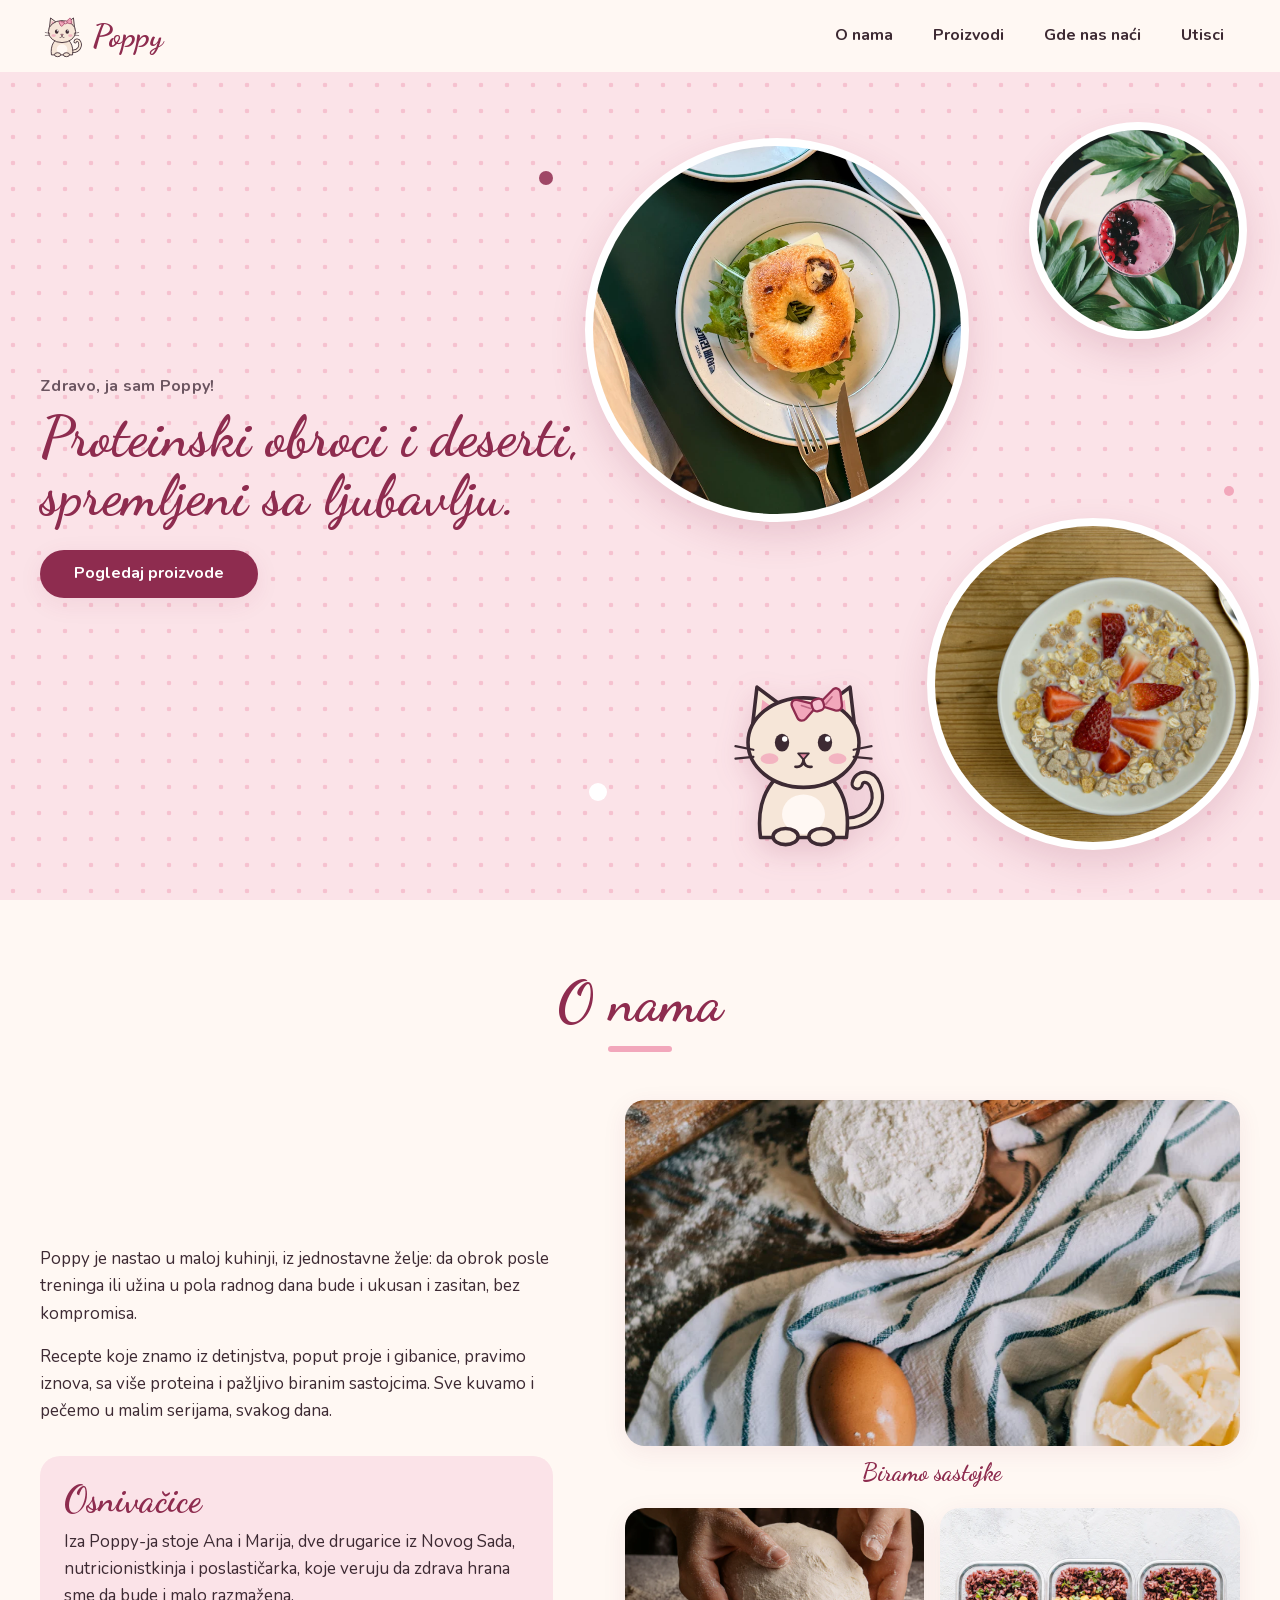
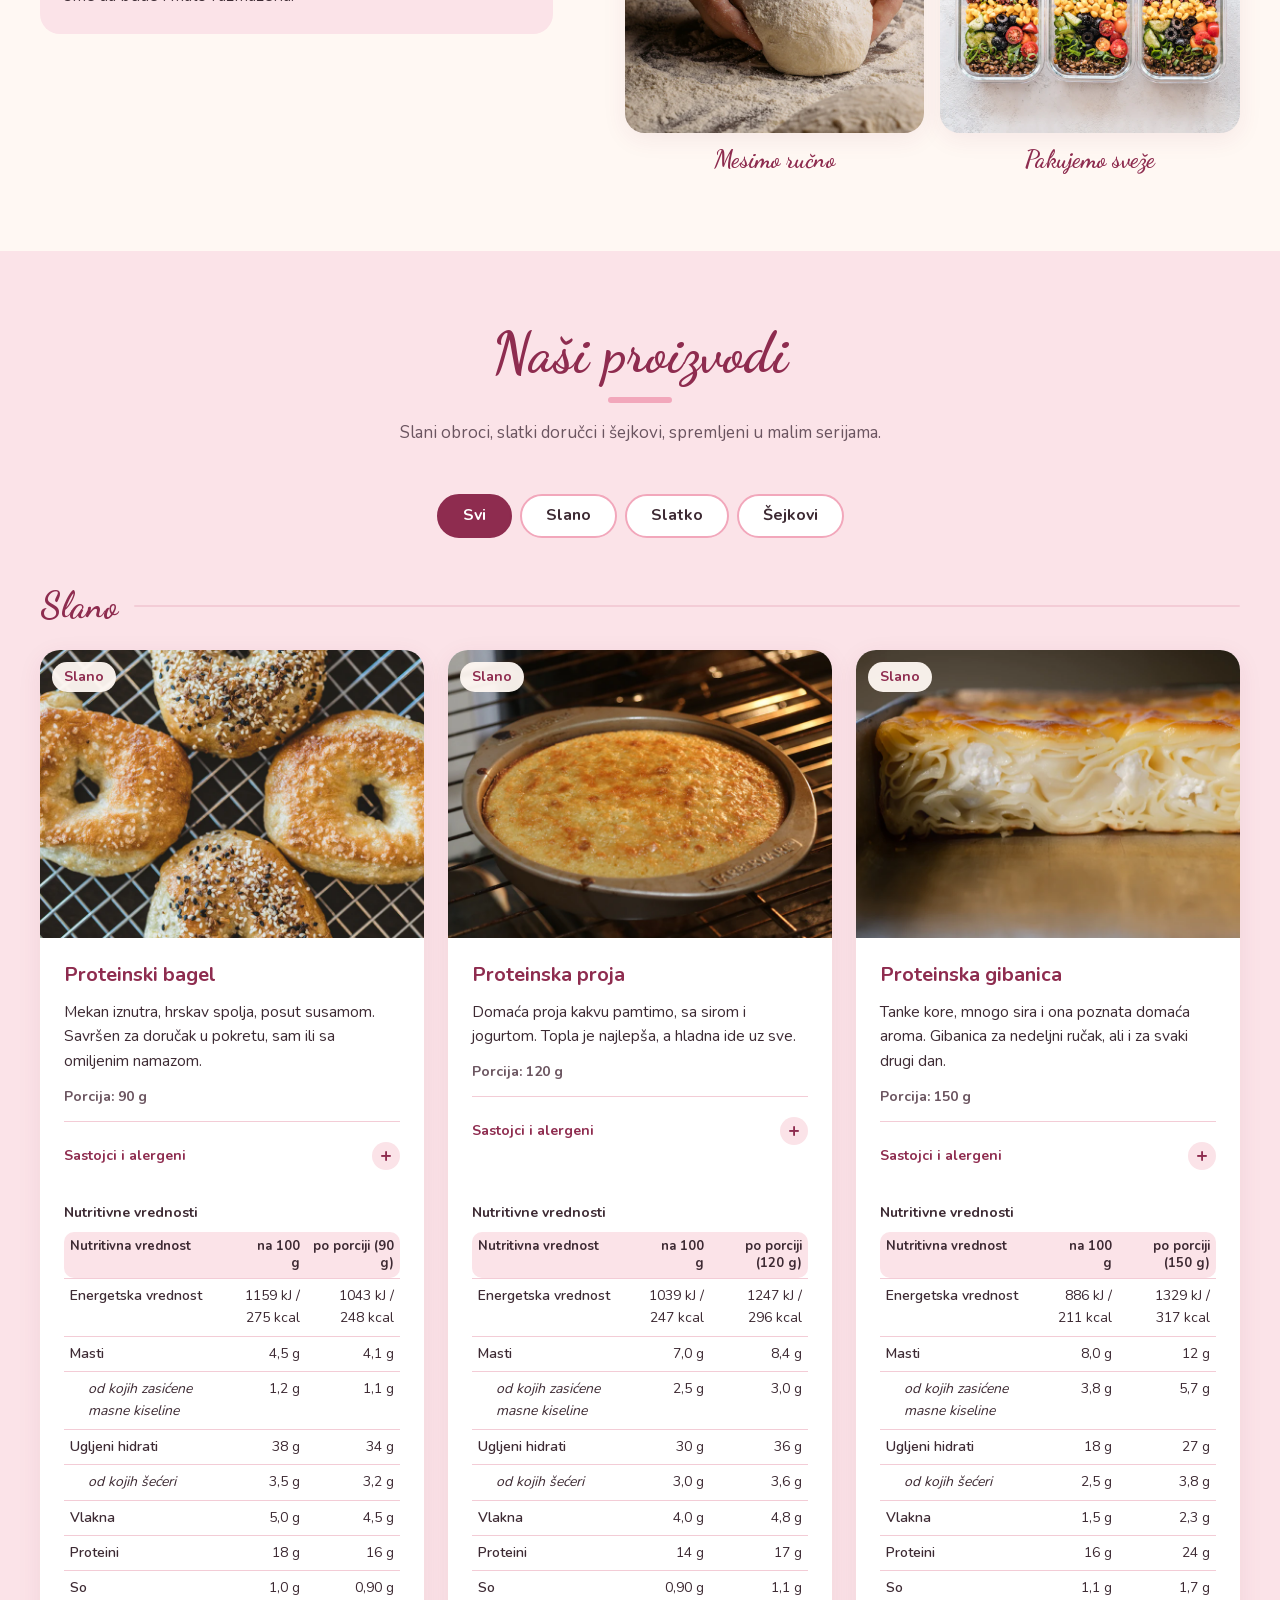
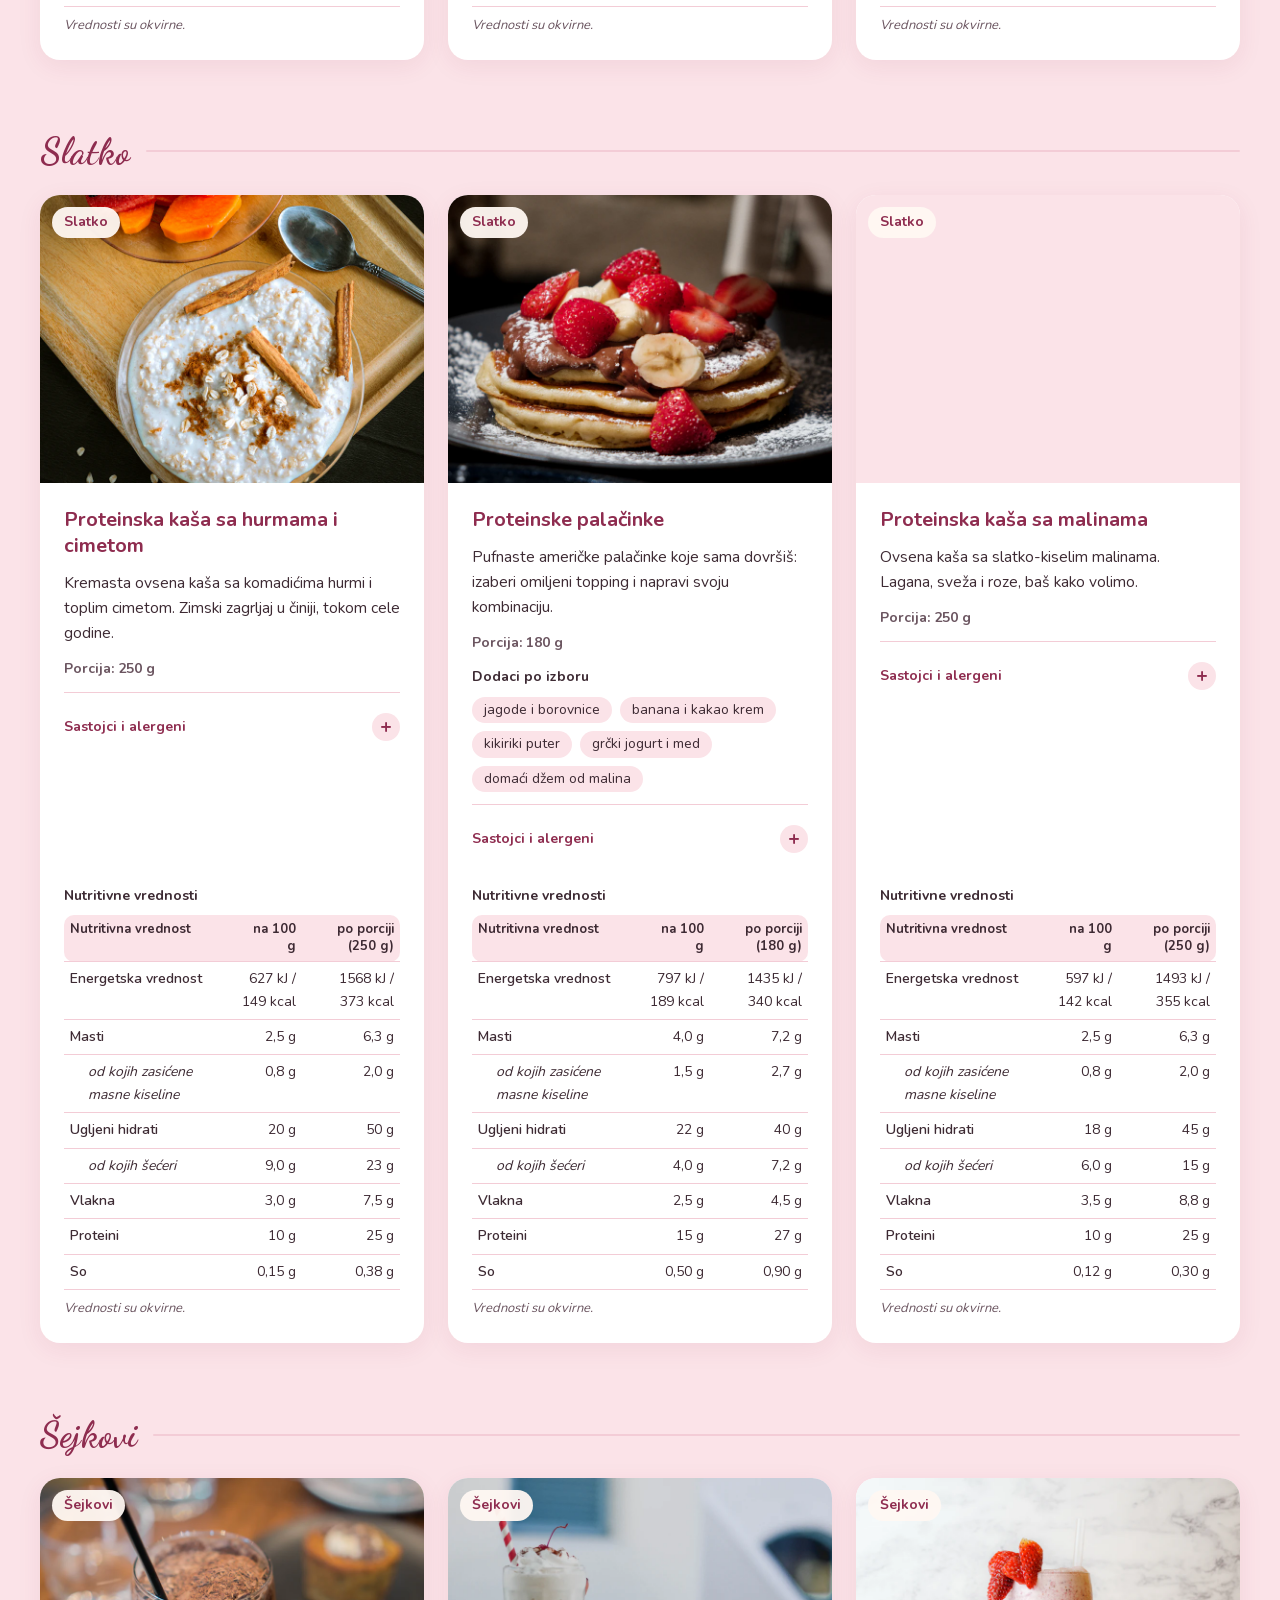
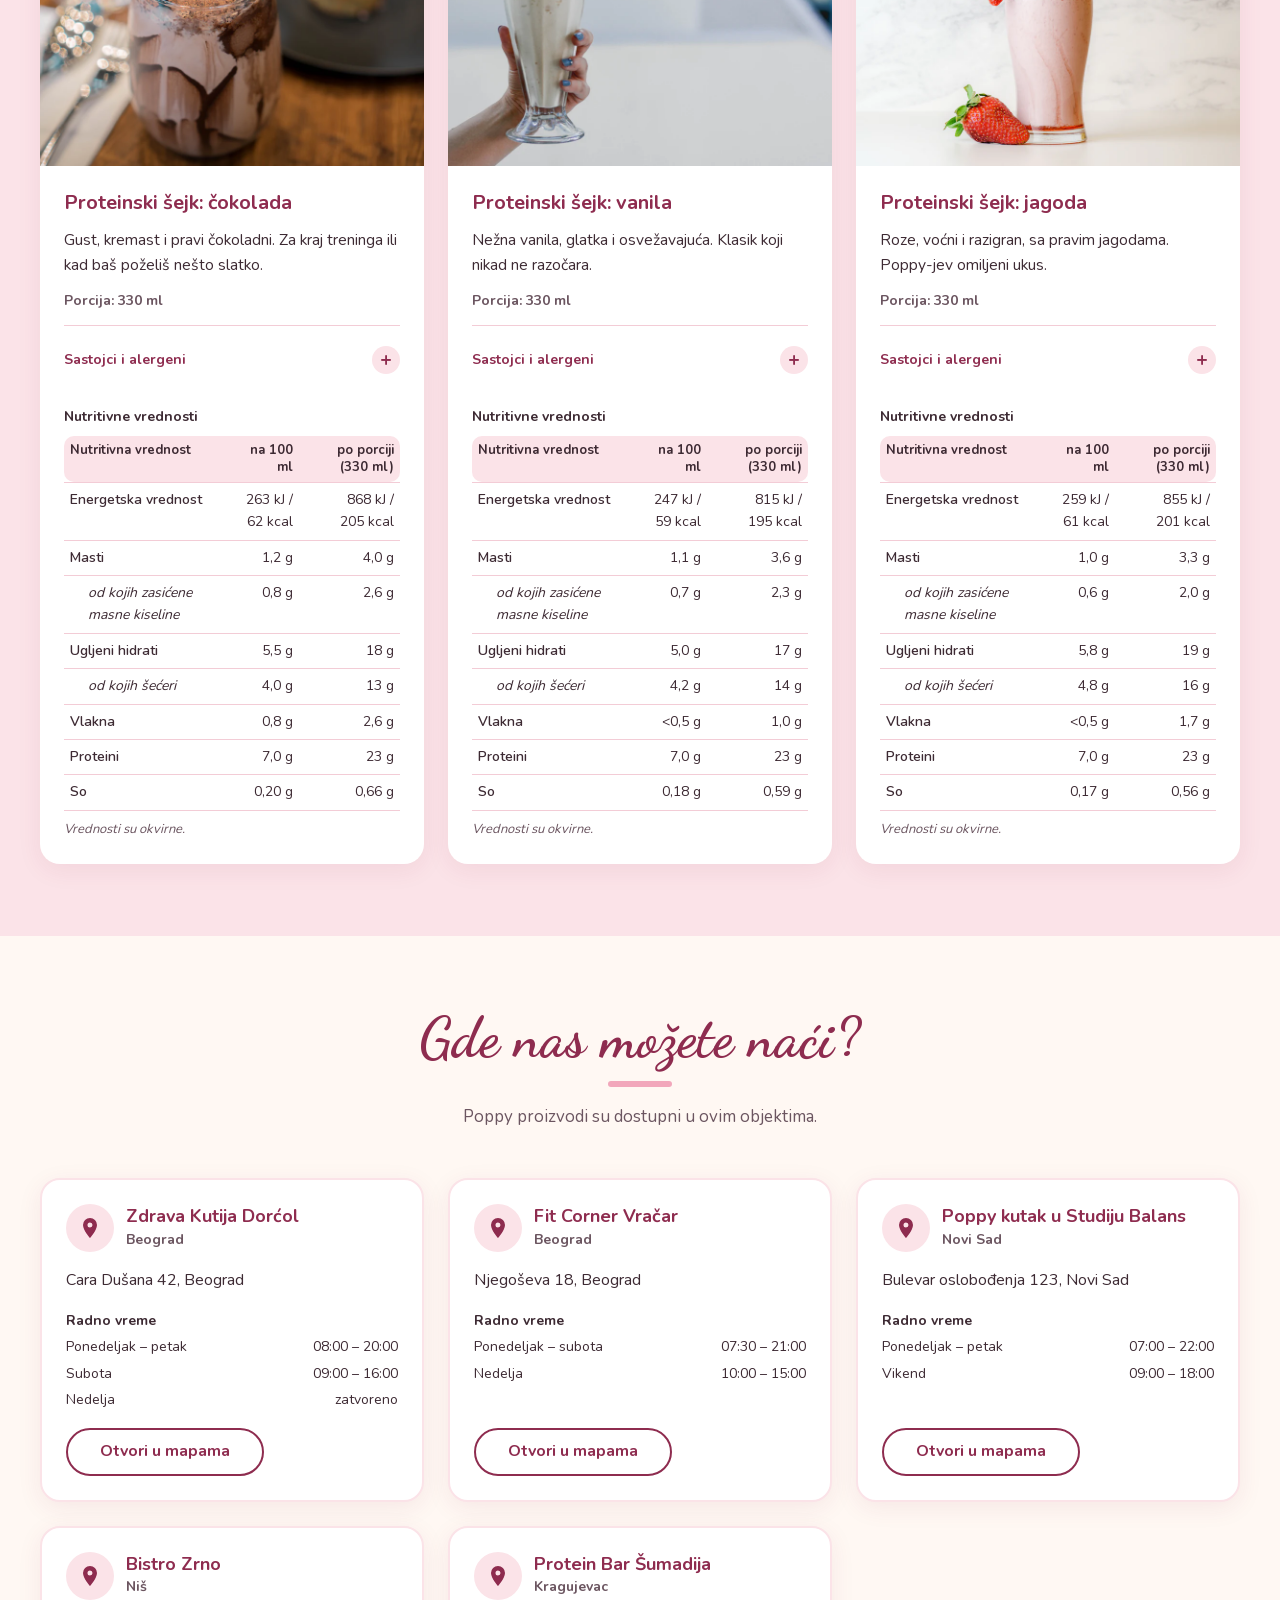
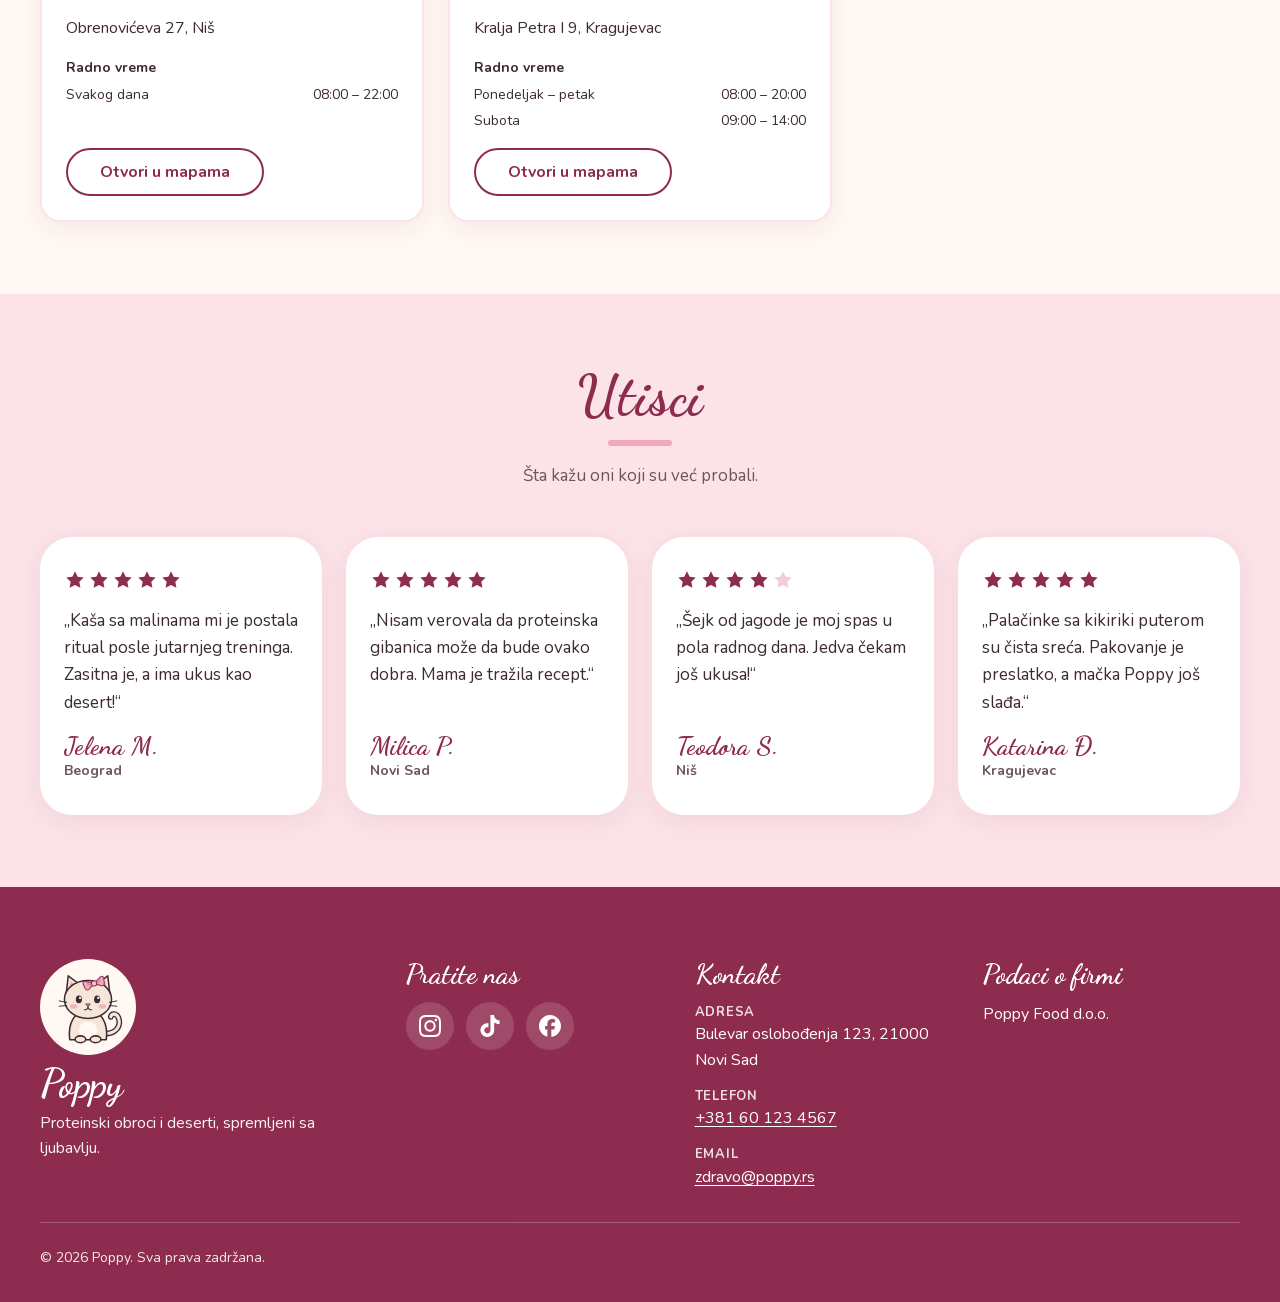
<file: index.html>
<!doctype html>
<html lang="sr">
<head>
  <meta charset="utf-8">
  <meta name="viewport" content="width=device-width, initial-scale=1">

  <!--
    SEO i deljenje na mrežama.
    Ovi tagovi su namerno u HTML-u (a ne u config-u): Facebook, Instagram, TikTok i Google
    ih čitaju bez pokretanja JavaScript-a. Vidi README, odeljak "SEO i deljenje".
  -->
  <title>Poppy · Proteinski obroci i deserti</title>
  <meta name="description" content="Poppy pravi proteinske obroke, deserte i šejkove: bagel, proju, gibanicu, kaše, palačinke i šejkove. Pogledaj proizvode i pronađi gde se mogu kupiti.">
  <meta name="theme-color" content="#FBE3E8">

  <!-- ZAMENI DOMEN: zameni https://www.poppy.rs pravim domenom (4 mesta u ovom bloku) -->
  <link rel="canonical" href="https://www.poppy.rs/">
  <meta property="og:type" content="website">
  <meta property="og:site_name" content="Poppy">
  <meta property="og:locale" content="sr_RS">
  <meta property="og:title" content="Poppy · Proteinski obroci i deserti">
  <meta property="og:description" content="Slani obroci, slatki doručci i šejkovi, spremljeni u malim serijama. Upoznaj Poppy!">
  <meta property="og:url" content="https://www.poppy.rs/">
  <meta property="og:image" content="https://www.poppy.rs/assets/images/og-image.jpg">
  <meta property="og:image:width" content="1200">
  <meta property="og:image:height" content="630">
  <meta property="og:image:alt" content="Poppy maskota, mačka sa roze mašnicom, pored bagela, kaše i šejka">
  <meta name="twitter:card" content="summary_large_image">
  <meta name="twitter:title" content="Poppy · Proteinski obroci i deserti">
  <meta name="twitter:description" content="Slani obroci, slatki doručci i šejkovi, spremljeni u malim serijama. Upoznaj Poppy!">
  <meta name="twitter:image" content="https://www.poppy.rs/assets/images/og-image.jpg">
  <!-- /ZAMENI DOMEN -->

  <!-- Favicon je ista datoteka kao maskota: zamenom poppy.svg menja se i favicon -->
  <link rel="icon" type="image/svg+xml" href="assets/mascot/poppy.svg">

  <link rel="stylesheet" href="css/fonts.css">
  <link rel="stylesheet" href="css/variables.css">
  <link rel="stylesheet" href="css/main.css">
</head>
<body>
  <a class="skip-link" href="#main" data-i18n="a11y.skipToContent">Preskoči na sadržaj</a>

  <header class="site-header">
    <div class="container site-header__inner">
      <a class="logo" href="#pocetna" data-i18n-attr="aria-label:a11y.home">
        <span class="mascot logo__mascot"><img class="mascot__img" src="assets/mascot/poppy.svg" alt="" width="44" height="44"></span>
        <span class="logo__text">Poppy</span>
      </a>

      <button id="nav-toggle" class="nav-toggle" type="button" aria-expanded="false" aria-controls="nav-menu" data-i18n-attr="aria-label:a11y.menuOpen">
        <span class="nav-toggle__bar" aria-hidden="true"></span>
      </button>

      <nav id="nav-menu" class="nav" data-i18n-attr="aria-label:a11y.mainNav">
        <ul class="nav__list" role="list">
          <li><a class="nav__link" href="#o-nama" data-i18n="nav.about"></a></li>
          <li><a class="nav__link" href="#proizvodi" data-i18n="nav.products"></a></li>
          <li><a class="nav__link" href="#lokacije" data-i18n="nav.locations"></a></li>
          <li><a class="nav__link" href="#utisci" data-i18n="nav.testimonials"></a></li>
        </ul>
        <!-- Mesto za izbor jezika: prikazuje se automatski kad u config/site.js postoji više jezika -->
        <div id="lang-switch" class="lang-switch" role="group" data-i18n-attr="aria-label:a11y.language" hidden></div>
      </nav>
    </div>
  </header>

  <main id="main" tabindex="-1">
    <noscript><p class="noscript">Za prikaz sadržaja potrebno je da JavaScript bude uključen u pretraživaču.</p></noscript>

    <!-- Sadržaj svih sekcija se generiše iz config/*.js pomoću js/render.js -->
    <section id="pocetna" class="hero"><div id="hero-root" class="hero__inner"></div></section>
    <section id="o-nama" class="section section--about" aria-labelledby="about-title"><div id="about-root"></div></section>
    <section id="proizvodi" class="section section--products" aria-labelledby="products-title"><div id="products-root"></div></section>
    <section id="lokacije" class="section section--locations" aria-labelledby="locations-title"><div id="locations-root"></div></section>
    <section id="utisci" class="section section--testimonials" aria-labelledby="testimonials-title"><div id="testimonials-root"></div></section>
  </main>

  <footer class="site-footer" id="footer-root"></footer>

  <!-- Redosled je bitan: config → prevodi → logika. Novi jezik: dodaj njegov fajl odmah posle sr.js. -->
  <script src="config/site.js"></script>
  <script src="config/products.js"></script>
  <script src="config/locations.js"></script>
  <script src="config/testimonials.js"></script>
  <script src="i18n/sr.js"></script>
  <script src="js/i18n.js"></script>
  <script src="js/nutrition.js"></script>
  <script src="js/render.js"></script>
  <script src="js/main.js"></script>
</body>
</html>
</file>
<file: css/fonts.css>
/*
  Lokalni fontovi (SIL Open Font License), preuzeti sa Google Fonts.
  Svaki font ima dva podskupa: "latin" i "latin-ext" (latin-ext sadrži š, đ, č, ć, ž i velika slova Š, Đ, Č, Ć, Ž).
  Oba su varijabilni fontovi, pa jedan fajl pokriva sve debljine iz font-weight opsega.
*/

/* Dancing Script: script font, samo za naslove i akcente */
@font-face {
  font-family: "Dancing Script";
  font-style: normal;
  font-weight: 600 700;
  font-display: swap;
  src: url("../assets/fonts/dancing-script-latin-ext.woff2") format("woff2");
  unicode-range: U+0100-02BA, U+02BD-02C5, U+02C7-02CC, U+02CE-02D7, U+02DD-02FF, U+0304, U+0308, U+0329, U+1D00-1DBF, U+1E00-1E9F, U+1EF2-1EFF, U+2020, U+20A0-20AB, U+20AD-20C0, U+2113, U+2C60-2C7F, U+A720-A7FF;
}
@font-face {
  font-family: "Dancing Script";
  font-style: normal;
  font-weight: 600 700;
  font-display: swap;
  src: url("../assets/fonts/dancing-script-latin.woff2") format("woff2");
  unicode-range: U+0000-00FF, U+0131, U+0152-0153, U+02BB-02BC, U+02C6, U+02DA, U+02DC, U+0304, U+0308, U+0329, U+2000-206F, U+20AC, U+2122, U+2191, U+2193, U+2212, U+2215, U+FEFF, U+FFFD;
}

/* Nunito: tekst, dugmad i nutritivne tabele */
@font-face {
  font-family: "Nunito";
  font-style: normal;
  font-weight: 400 700;
  font-display: swap;
  src: url("../assets/fonts/nunito-latin-ext.woff2") format("woff2");
  unicode-range: U+0100-02BA, U+02BD-02C5, U+02C7-02CC, U+02CE-02D7, U+02DD-02FF, U+0304, U+0308, U+0329, U+1D00-1DBF, U+1E00-1E9F, U+1EF2-1EFF, U+2020, U+20A0-20AB, U+20AD-20C0, U+2113, U+2C60-2C7F, U+A720-A7FF;
}
@font-face {
  font-family: "Nunito";
  font-style: normal;
  font-weight: 400 700;
  font-display: swap;
  src: url("../assets/fonts/nunito-latin.woff2") format("woff2");
  unicode-range: U+0000-00FF, U+0131, U+0152-0153, U+02BB-02BC, U+02C6, U+02DA, U+02DC, U+0304, U+0308, U+0329, U+2000-206F, U+20AC, U+2122, U+2191, U+2193, U+2212, U+2215, U+FEFF, U+FFFD;
}
</file>
<file: css/variables.css>
/*
  POPPY: dizajn tokeni.
  Ovo je JEDINO mesto gde se definišu boje, fontovi, radijusi, senke i razmaci.
  Za promenu palete izmeni vrednosti u prvom bloku; ostatak sajta koristi semantičke tokene ispod.
*/
:root {
  /* ---- Paleta brenda ---- */
  --color-cream: #FFF8F3;      /* pozadina stranice */
  --color-blush: #FBE3E8;      /* kartice, pozadine sekcija, pozadina dok se slika učitava */
  --color-rose: #F2A7BB;       /* dekoracije, mašna, ivice. NE koristiti za tekst (nedovoljan kontrast) */
  --color-raspberry: #8E2C4F;  /* tamni akcent: naslovi, linkovi, dugmad, fokus (7,7:1 na kremi) */
  --color-cocoa: #3D2A33;      /* osnovni tekst (>12:1 na kremi) */
  --color-white: #FFFFFF;

  /* ---- Semantički tokeni ---- */
  --bg: var(--color-cream);
  --surface: var(--color-white);
  --surface-soft: var(--color-blush);
  --text: var(--color-cocoa);
  --text-muted: #6B5560;       /* sekundarni tekst, ≈6,6:1 na kremi */
  --heading: var(--color-raspberry);
  --accent: var(--color-raspberry);
  --accent-hover: #74203F;
  --on-accent: var(--color-white);
  --decor: var(--color-rose);
  --border: #F3CCD6;
  --focus: var(--color-raspberry);

  /* ---- Tipografija ---- */
  --font-script: "Dancing Script", "Brush Script MT", cursive;
  --font-sans: "Nunito", system-ui, -apple-system, "Segoe UI", Roboto, sans-serif;
  --fs-body: 1rem;
  --fs-small: 0.875rem;
  --fs-h1: clamp(2.75rem, 8vw + 0.5rem, 5rem);
  --fs-h2: clamp(2.25rem, 5vw + 0.5rem, 3.5rem);
  --fs-h3: clamp(1.75rem, 3vw + 0.5rem, 2.25rem);
  --lh-body: 1.6;

  /* ---- Oblici i senke ---- */
  --radius-sm: 10px;
  --radius: 20px;
  --radius-lg: 32px;
  --radius-pill: 999px;
  --shadow-soft: 0 6px 24px rgba(142, 44, 79, 0.08);
  --shadow-lift: 0 14px 36px rgba(142, 44, 79, 0.16);

  /* ---- Razmaci i raspored ---- */
  --space-1: 0.25rem;
  --space-2: 0.5rem;
  --space-3: 0.75rem;
  --space-4: 1rem;
  --space-5: 1.5rem;
  --space-6: 2rem;
  --space-7: 3rem;
  --space-8: 4.5rem;
  --container: 1200px;
  --gutter: 16px;
  --header-h: 64px;

  /* ---- Animacije ---- */
  --ease: cubic-bezier(0.22, 1, 0.36, 1);
  --dur: 0.6s;
}

@media (min-width: 768px) {
  :root {
    --gutter: 32px;
    --header-h: 72px;
  }
}
</file>
<file: css/main.css>
/*
  POPPY: raspored i komponente.
  Mobile-first: osnovni stilovi su za telefon, a @media (min-width: ...) dodaju raspored za veće ekrane.
  Boje, fontovi, razmaci i senke su u css/variables.css.
*/

/* ================================================================
   Osnova
   ================================================================ */
*,
*::before,
*::after {
  box-sizing: border-box;
}

html {
  -webkit-text-size-adjust: 100%;
  text-size-adjust: 100%;
  scroll-padding-top: var(--header-h);
}

@media (prefers-reduced-motion: no-preference) {
  html {
    scroll-behavior: smooth;
  }
}

body {
  margin: 0;
  background: var(--bg);
  color: var(--text);
  font-family: var(--font-sans);
  font-size: var(--fs-body);
  line-height: var(--lh-body);
  -webkit-font-smoothing: antialiased;
  overflow-x: hidden;
}

img,
svg {
  display: block;
  max-width: 100%;
}

img {
  height: auto;
}

h1,
h2,
h3,
h4,
p,
figure,
blockquote,
dl,
dd {
  margin: 0;
}

ul[role="list"] {
  list-style: none;
  margin: 0;
  padding: 0;
}

a {
  color: var(--accent);
  text-underline-offset: 0.2em;
}

a:hover {
  color: var(--accent-hover);
}

button {
  font: inherit;
  color: inherit;
}

:focus-visible {
  outline: 3px solid var(--focus);
  outline-offset: 3px;
  border-radius: 6px;
}

main:focus {
  outline: none;
}

.container {
  width: 100%;
  max-width: calc(var(--container) + 2 * var(--gutter));
  margin-inline: auto;
  padding-inline: var(--gutter);
}

.visually-hidden {
  position: absolute !important;
  width: 1px;
  height: 1px;
  padding: 0;
  margin: -1px;
  overflow: hidden;
  clip: rect(0 0 0 0);
  white-space: nowrap;
  border: 0;
}

.skip-link {
  position: absolute;
  top: var(--space-2);
  left: var(--space-2);
  z-index: 100;
  padding: var(--space-3) var(--space-4);
  background: var(--accent);
  color: var(--on-accent);
  font-weight: 700;
  border-radius: var(--radius-sm);
  transform: translateY(-200%);
}

.skip-link:focus {
  transform: none;
  color: var(--on-accent);
}

.noscript {
  margin: var(--space-6) var(--gutter);
  padding: var(--space-5);
  background: var(--surface-soft);
  border-radius: var(--radius);
  text-align: center;
}

/* ================================================================
   Dugmad
   ================================================================ */
.btn {
  display: inline-flex;
  align-items: center;
  justify-content: center;
  gap: var(--space-2);
  min-height: 48px;
  padding: 0 var(--space-6);
  border: 2px solid transparent;
  border-radius: var(--radius-pill);
  font-weight: 700;
  font-size: 1rem;
  text-decoration: none;
  cursor: pointer;
  transition: background-color 0.25s ease, color 0.25s ease, transform 0.25s var(--ease), box-shadow 0.25s ease;
}

.btn--primary {
  background: var(--accent);
  color: var(--on-accent);
  box-shadow: var(--shadow-soft);
}

.btn--primary:hover {
  background: var(--accent-hover);
  color: var(--on-accent);
  box-shadow: var(--shadow-lift);
}

.btn--ghost {
  border-color: var(--accent);
  color: var(--accent);
  background: transparent;
}

.btn--ghost:hover {
  background: var(--surface-soft);
  color: var(--accent-hover);
}

@media (prefers-reduced-motion: no-preference) {
  .btn:hover {
    transform: translateY(-2px);
  }
}

/* ================================================================
   Header i navigacija
   ================================================================ */
.site-header {
  position: sticky;
  top: 0;
  z-index: 50;
  height: var(--header-h);
  background: rgba(255, 248, 243, 0.94);
  -webkit-backdrop-filter: blur(10px);
  backdrop-filter: blur(10px);
  transition: box-shadow 0.3s ease;
}

.site-header.is-scrolled {
  box-shadow: 0 4px 20px rgba(142, 44, 79, 0.1);
}

.site-header__inner {
  display: flex;
  align-items: center;
  justify-content: space-between;
  height: 100%;
}

.logo {
  display: inline-flex;
  align-items: center;
  gap: var(--space-2);
  color: var(--heading);
  text-decoration: none;
}

.logo__mascot {
  width: 44px;
}

.logo__text {
  font-family: var(--font-script);
  font-size: 2rem;
  font-weight: 700;
  line-height: 1;
}

.nav-toggle {
  position: relative;
  display: inline-flex;
  align-items: center;
  justify-content: center;
  width: 48px;
  height: 48px;
  border: 0;
  border-radius: 50%;
  background: var(--surface-soft);
  cursor: pointer;
}

.nav-toggle__bar,
.nav-toggle__bar::before,
.nav-toggle__bar::after {
  display: block;
  width: 22px;
  height: 2.5px;
  border-radius: 2px;
  background: var(--accent);
  transition: transform 0.3s var(--ease), opacity 0.2s ease;
}

.nav-toggle__bar {
  position: relative;
}

.nav-toggle__bar::before,
.nav-toggle__bar::after {
  content: "";
  position: absolute;
  left: 0;
}

.nav-toggle__bar::before {
  top: -7px;
}

.nav-toggle__bar::after {
  top: 7px;
}

.nav-toggle[aria-expanded="true"] .nav-toggle__bar {
  background: transparent;
}

.nav-toggle[aria-expanded="true"] .nav-toggle__bar::before {
  transform: translateY(7px) rotate(45deg);
}

.nav-toggle[aria-expanded="true"] .nav-toggle__bar::after {
  transform: translateY(-7px) rotate(-45deg);
}

/* Mobilni meni: sakriven dok se ne otvori */
.nav {
  display: none;
  position: absolute;
  top: 100%;
  left: 0;
  right: 0;
  padding: var(--space-3) var(--gutter) var(--space-6);
  background: var(--bg);
  box-shadow: 0 16px 30px rgba(142, 44, 79, 0.12);
  border-radius: 0 0 var(--radius-lg) var(--radius-lg);
}

.menu-open .nav {
  display: block;
}

.nav__list {
  display: flex;
  flex-direction: column;
}

.nav__link {
  display: block;
  padding: var(--space-4) var(--space-2);
  border-bottom: 1px solid var(--border);
  color: var(--text);
  font-weight: 700;
  font-size: 1.125rem;
  text-decoration: none;
}

.nav__link:hover {
  color: var(--accent);
}

.lang-switch {
  display: flex;
  gap: var(--space-2);
  margin-top: var(--space-4);
}

.lang-switch[hidden] {
  display: none;
}

.lang-btn {
  min-width: 44px;
  min-height: 44px;
  border: 2px solid var(--border);
  border-radius: var(--radius-pill);
  background: var(--surface);
  font-weight: 700;
  cursor: pointer;
}

.lang-btn[aria-pressed="true"] {
  border-color: var(--accent);
  color: var(--accent);
}

@media (min-width: 900px) {
  .nav-toggle {
    display: none;
  }

  .nav,
  .menu-open .nav {
    display: flex;
    align-items: center;
    gap: var(--space-5);
    position: static;
    padding: 0;
    background: none;
    box-shadow: none;
  }

  .nav__list {
    flex-direction: row;
    gap: var(--space-2);
  }

  .nav__link {
    position: relative;
    padding: var(--space-2) var(--space-4);
    border: 0;
    font-size: 1rem;
  }

  .nav__link::after {
    content: "";
    position: absolute;
    left: var(--space-4);
    right: var(--space-4);
    bottom: 2px;
    height: 3px;
    border-radius: 3px;
    background: var(--decor);
    transform: scaleX(0);
    transition: transform 0.3s var(--ease);
  }

  .nav__link:hover::after,
  .nav__link:focus-visible::after {
    transform: scaleX(1);
  }

  .lang-switch {
    margin-top: 0;
  }
}

/* ================================================================
   Maskota
   ================================================================ */
.mascot {
  display: inline-block;
  flex-shrink: 0;
}

.mascot__img {
  width: 100%;
  height: auto;
  transform-origin: 50% 85%;
}

@keyframes poppy-nod {
  0%, 100% { transform: rotate(0deg); }
  25% { transform: rotate(-7deg); }
  55% { transform: rotate(5deg); }
  80% { transform: rotate(-2deg); }
}

@keyframes poppy-float {
  0%, 100% { transform: translateY(0); }
  50% { transform: translateY(-8px); }
}

@media (prefers-reduced-motion: no-preference) {
  .mascot:hover .mascot__img,
  a:focus-visible .mascot__img,
  .mascot.is-nodding .mascot__img {
    animation: poppy-nod 0.9s var(--ease);
  }
}

/* ================================================================
   Hero
   ================================================================ */
.hero {
  position: relative;
  overflow: hidden;
  background-color: var(--color-blush);
  background-image: radial-gradient(rgba(242, 167, 187, 0.55) 2px, transparent 2.6px);
  background-size: 26px 26px;
}

.hero__inner {
  position: relative;
  display: grid;
  align-items: center;
  min-height: calc(100vh - var(--header-h));
  min-height: calc(100svh - var(--header-h));
  padding: var(--space-6) 0;
}

.hero__flatlay {
  position: absolute;
  inset: 0;
}

.hero__plate {
  position: absolute;
  aspect-ratio: 1;
  border-radius: 50%;
  overflow: hidden;
  border: 8px solid var(--color-white);
  background: var(--color-white);
  box-shadow: var(--shadow-lift);
}

.hero__plate img {
  width: 100%;
  height: 100%;
  object-fit: cover;
}

/* Telefon: tanjiri po ivicama, tekst u sredini */
.hero__plate--1 { width: 56vw; top: -3%; left: -14%; }
.hero__plate--2 { width: 62vw; bottom: -5%; right: -16%; }
.hero__plate--3 { width: 42vw; top: 3%; right: -9%; }

.hero__mascot {
  position: absolute;
  bottom: 3%;
  left: 5%;
  width: min(32vw, 150px);
  filter: drop-shadow(0 8px 14px rgba(142, 44, 79, 0.18));
}

.hero__sprinkle {
  position: absolute;
  width: 14px;
  height: 14px;
  border-radius: 50%;
  background: var(--color-raspberry);
  opacity: 0.85;
}

.hero__sprinkle--1 { top: 33%; left: 8%; }
.hero__sprinkle--2 { width: 10px; height: 10px; top: 28%; right: 18%; background: var(--color-rose); opacity: 1; }
.hero__sprinkle--3 { width: 18px; height: 18px; bottom: 30%; left: 44%; background: var(--color-white); opacity: 1; }

.hero__content {
  position: relative;
  z-index: 1;
  margin: 0 var(--gutter);
  padding: var(--space-6) var(--space-5);
  background: rgba(255, 248, 243, 0.92);
  -webkit-backdrop-filter: blur(6px);
  backdrop-filter: blur(6px);
  border-radius: var(--radius-lg);
  box-shadow: var(--shadow-soft);
  text-align: center;
}

.hero__eyebrow {
  margin-bottom: var(--space-2);
  color: var(--text-muted);
  font-weight: 700;
  letter-spacing: 0.02em;
}

.hero__title {
  margin-bottom: var(--space-5);
  color: var(--heading);
  font-family: var(--font-script);
  font-size: var(--fs-h1);
  font-weight: 700;
  line-height: 1.05;
}

@media (prefers-reduced-motion: no-preference) {
  .hero__mascot {
    animation: poppy-float 4s ease-in-out infinite;
  }

  .hero__plate {
    transition: transform 0.6s var(--ease);
  }

  .hero__plate:hover {
    transform: rotate(-6deg) scale(1.03);
  }
}

@media (min-width: 600px) {
  .hero__content {
    max-width: 34rem;
    margin-inline: auto;
    padding: var(--space-7) var(--space-6);
  }
}

/* Desktop: tekst levo, flat lay desno */
@media (min-width: 900px) {
  .hero__inner {
    max-width: calc(var(--container) + 2 * var(--gutter));
    margin-inline: auto;
    padding-inline: var(--gutter);
  }

  .hero__content {
    max-width: 36rem;
    margin: 0;
    padding: 0;
    background: none;
    -webkit-backdrop-filter: none;
    backdrop-filter: none;
    box-shadow: none;
    text-align: left;
  }

  .hero__plate--1 { width: min(30vw, 420px); top: 8%; left: auto; right: 24%; }
  .hero__plate--2 { width: min(26vw, 370px); bottom: 6%; right: 1%; }
  .hero__plate--3 { width: min(17vw, 240px); top: 6%; right: 2%; }

  .hero__title {
    font-size: clamp(3rem, 4.4vw, 4.5rem);
  }

  .hero__mascot {
    left: auto;
    right: 30%;
    bottom: 6%;
    width: min(14vw, 190px);
  }

  .hero__sprinkle--1 { top: 12%; left: 42%; }
  .hero__sprinkle--2 { top: 50%; right: 3%; }
  .hero__sprinkle--3 { bottom: 12%; left: 46%; }
}

/* ================================================================
   Sekcije
   ================================================================ */
.section {
  padding: var(--space-8) 0;
}

.section--products,
.section--testimonials {
  background: var(--surface-soft);
}

.section-header {
  max-width: 40rem;
  margin: 0 auto var(--space-7);
  text-align: center;
}

.section-title {
  color: var(--heading);
  font-family: var(--font-script);
  font-size: var(--fs-h2);
  font-weight: 700;
  line-height: 1.1;
}

.section-title::after {
  content: "";
  display: block;
  width: 64px;
  height: 6px;
  margin: var(--space-3) auto 0;
  border-radius: 6px;
  background: var(--decor);
}

.section-intro {
  margin-top: var(--space-4);
  color: var(--text-muted);
  font-size: 1.0625rem;
}

/* Pojavljivanje pri skrolu (samo kad korisnik nije isključio animacije) */
@media (prefers-reduced-motion: no-preference) {
  .js .reveal {
    opacity: 0;
    transform: translateY(16px);
    transition: opacity var(--dur) var(--ease), transform var(--dur) var(--ease);
  }

  .js .reveal.is-visible {
    opacity: 1;
    transform: none;
  }
}

/* ================================================================
   O nama
   ================================================================ */
.about__grid {
  display: grid;
  gap: var(--space-6);
}

.about__text p + p {
  margin-top: var(--space-4);
}

.about__text {
  font-size: 1.0625rem;
}

.about__founders {
  margin-top: var(--space-6);
  padding: var(--space-5);
  background: var(--surface-soft);
  border-radius: var(--radius);
}

.about__founders-title {
  margin-bottom: var(--space-2);
  color: var(--heading);
  font-family: var(--font-script);
  font-size: var(--fs-h3);
  font-weight: 700;
  line-height: 1.1;
}

/* Telefon: galerija je horizontalna traka */
.about__gallery {
  display: flex;
  gap: var(--space-4);
  margin-inline: calc(-1 * var(--gutter));
  padding: var(--space-2) var(--gutter) var(--space-4);
  overflow-x: auto;
  scroll-snap-type: x mandatory;
  scrollbar-width: thin;
  scrollbar-color: var(--decor) transparent;
}

.about__figure {
  flex: 0 0 78%;
  scroll-snap-align: start;
}

.about__figure img {
  width: 100%;
  aspect-ratio: 4 / 3;
  object-fit: cover;
  background: var(--surface-soft);
  border-radius: var(--radius);
  box-shadow: var(--shadow-soft);
}

.about__figure figcaption {
  margin-top: var(--space-2);
  color: var(--heading);
  font-family: var(--font-script);
  font-size: 1.5rem;
  font-weight: 700;
  text-align: center;
}

@media (min-width: 900px) {
  .about__grid {
    grid-template-columns: 1fr 1.2fr;
    align-items: center;
    gap: var(--space-8);
  }

  .about__gallery {
    display: grid;
    grid-template-columns: 1fr 1fr;
    margin: 0;
    padding: 0;
    overflow: visible;
  }

  .about__figure:first-child {
    grid-column: 1 / -1;
  }

  .about__figure:first-child img {
    aspect-ratio: 16 / 9;
  }
}

/* ================================================================
   Proizvodi
   ================================================================ */
.filters {
  display: flex;
  flex-wrap: wrap;
  justify-content: center;
  gap: var(--space-2);
  margin-bottom: var(--space-7);
}

.filter-btn {
  min-height: 44px;
  padding: 0 var(--space-5);
  border: 2px solid var(--decor);
  border-radius: var(--radius-pill);
  background: var(--surface);
  color: var(--text);
  font-weight: 700;
  cursor: pointer;
  transition: background-color 0.25s ease, color 0.25s ease, border-color 0.25s ease;
}

.filter-btn:hover {
  border-color: var(--accent);
}

.filter-btn[aria-pressed="true"] {
  background: var(--accent);
  border-color: var(--accent);
  color: var(--on-accent);
}

.product-group + .product-group {
  margin-top: var(--space-8);
}

.product-group__title {
  display: flex;
  align-items: center;
  gap: var(--space-4);
  margin-bottom: var(--space-5);
  color: var(--heading);
  font-family: var(--font-script);
  font-size: var(--fs-h3);
  font-weight: 700;
  line-height: 1.1;
}

.product-group__title::after {
  content: "";
  flex: 1;
  height: 2px;
  border-radius: 2px;
  background: var(--border);
}

.product-grid {
  display: grid;
  gap: var(--space-5);
}

@media (min-width: 640px) {
  .product-grid {
    grid-template-columns: repeat(2, 1fr);
  }
}

@media (min-width: 1100px) {
  .product-grid {
    grid-template-columns: repeat(3, 1fr);
  }
}

.product-card {
  display: flex;
  flex-direction: column;
  overflow: hidden;
  background: var(--surface);
  border-radius: var(--radius);
  box-shadow: var(--shadow-soft);
  transition: box-shadow 0.35s ease, transform 0.35s var(--ease);
}

.product-card__media {
  position: relative;
  overflow: hidden;
  background: var(--surface-soft);
}

.product-card__media img {
  width: 100%;
  aspect-ratio: 4 / 3;
  object-fit: cover;
  transition: transform 0.6s var(--ease);
}

.product-card__badge {
  position: absolute;
  top: var(--space-3);
  left: var(--space-3);
  padding: var(--space-1) var(--space-3);
  background: rgba(255, 248, 243, 0.95);
  color: var(--accent);
  border-radius: var(--radius-pill);
  font-size: var(--fs-small);
  font-weight: 700;
}

.product-card__body {
  display: flex;
  flex-direction: column;
  gap: var(--space-3);
  flex: 1;
  padding: var(--space-5) var(--space-4);
}

@media (min-width: 400px) {
  .product-card__body {
    padding: var(--space-5);
  }
}

.product-card__title {
  color: var(--heading);
  font-size: 1.25rem;
  font-weight: 700;
  line-height: 1.3;
}

.product-card__description {
  font-size: 0.975rem;
}

.product-card__meta {
  display: flex;
  flex-wrap: wrap;
  gap: var(--space-2) var(--space-4);
  color: var(--text-muted);
  font-size: var(--fs-small);
  font-weight: 700;
}

.product-card__price {
  color: var(--accent);
}

.product-card__label {
  margin-bottom: var(--space-2);
  font-size: var(--fs-small);
  font-weight: 700;
}

.chips {
  display: flex;
  flex-wrap: wrap;
  gap: var(--space-2);
  margin: 0;
  padding: 0;
  list-style: none;
}

.chip {
  padding: 2px var(--space-3);
  background: var(--surface-soft);
  border-radius: var(--radius-pill);
  font-size: var(--fs-small);
}

.product-card__details {
  border-top: 1px solid var(--border);
  padding-top: var(--space-3);
  font-size: var(--fs-small);
}

.product-card__details summary {
  display: flex;
  align-items: center;
  justify-content: space-between;
  min-height: 44px;
  color: var(--accent);
  font-weight: 700;
  cursor: pointer;
  list-style: none;
}

.product-card__details summary::-webkit-details-marker {
  display: none;
}

.product-card__details summary::after {
  content: "+";
  display: inline-grid;
  place-items: center;
  width: 28px;
  height: 28px;
  border-radius: 50%;
  background: var(--surface-soft);
  font-size: 1.25rem;
  line-height: 1;
}

.product-card__details[open] summary::after {
  content: "−";
}

.product-card__details p + p {
  margin-top: var(--space-2);
}

.product-card__details p {
  padding-bottom: var(--space-2);
}

@media (prefers-reduced-motion: no-preference) {
  .product-card:hover {
    transform: translateY(-4px);
    box-shadow: var(--shadow-lift);
  }

  .product-card:hover .product-card__media img {
    transform: scale(1.04);
  }
}

/* Nutritivna tabela (EU format) */
.nutrition {
  margin-top: auto;
  padding-top: var(--space-3);
}

.nutrition__table {
  width: 100%;
  border-collapse: collapse;
  font-size: var(--fs-small);
  font-variant-numeric: tabular-nums;
}

.nutrition__table caption {
  margin-bottom: var(--space-2);
  font-weight: 700;
  text-align: left;
}

.nutrition__table th,
.nutrition__table td {
  padding: 6px 6px;
  border-bottom: 1px solid var(--border);
  vertical-align: top;
}

.nutrition__table thead th {
  background: var(--surface-soft);
  font-size: 0.8125rem;
  font-weight: 700;
  line-height: 1.3;
  text-align: right;
}

.nutrition__table thead th:first-child {
  text-align: left;
  border-radius: var(--radius-sm) 0 0 var(--radius-sm);
}

.nutrition__table thead th:last-child {
  border-radius: 0 var(--radius-sm) var(--radius-sm) 0;
}

.nutrition__table tbody th {
  font-weight: 600;
  text-align: left;
}

.nutrition__table td {
  text-align: right;
  white-space: nowrap;
}

.nutrition__line {
  display: block;
}

.nutrition__table tr.is-sub th {
  padding-left: var(--space-5);
  font-weight: 400;
  font-style: italic;
}

.nutrition__note {
  margin-top: var(--space-2);
  color: var(--text-muted);
  font-size: 0.8125rem;
  font-style: italic;
}

/* Prazno stanje (npr. kategorija bez proizvoda) */
.empty-state {
  display: grid;
  justify-items: center;
  gap: var(--space-4);
  max-width: 26rem;
  margin: 0 auto;
  padding: var(--space-6);
  text-align: center;
  color: var(--text-muted);
  font-weight: 600;
}

.empty-state__mascot {
  width: 120px;
}

/* ================================================================
   Lokacije
   ================================================================ */
.locations-grid {
  display: grid;
  gap: var(--space-5);
}

@media (min-width: 640px) {
  .locations-grid {
    grid-template-columns: repeat(2, 1fr);
  }
}

@media (min-width: 1100px) {
  .locations-grid {
    grid-template-columns: repeat(3, 1fr);
  }
}

.location-card {
  display: flex;
  flex-direction: column;
  gap: var(--space-4);
  padding: var(--space-5);
  background: var(--surface);
  border: 2px solid var(--color-blush);
  border-radius: var(--radius);
  box-shadow: var(--shadow-soft);
}

.location-card__head {
  display: flex;
  align-items: center;
  gap: var(--space-3);
}

.location-card__icon {
  flex-shrink: 0;
  width: 48px;
  height: 48px;
  padding: 12px;
  border-radius: 50%;
  background: var(--surface-soft);
  fill: var(--accent);
}

.location-card__title {
  color: var(--heading);
  font-size: 1.125rem;
  font-weight: 700;
  line-height: 1.3;
}

.location-card__city {
  color: var(--text-muted);
  font-size: var(--fs-small);
  font-weight: 700;
}

.location-card__address {
  font-style: normal;
}

.location-card__label {
  margin-bottom: var(--space-1);
  font-size: var(--fs-small);
  font-weight: 700;
}

.location-card__hours dl {
  display: grid;
  grid-template-columns: auto 1fr;
  gap: var(--space-1) var(--space-4);
  font-size: var(--fs-small);
}

.location-card__hours dd {
  font-variant-numeric: tabular-nums;
  text-align: right;
}

.location-card .btn {
  margin-top: auto;
  align-self: flex-start;
}

/* ================================================================
   Utisci
   ================================================================ */
/* Telefon: horizontalni slajder sa scroll-snap-om */
.testimonials-track {
  display: flex;
  gap: var(--space-4);
  margin-inline: calc(-1 * var(--gutter));
  padding: var(--space-2) var(--gutter) var(--space-5);
  overflow-x: auto;
  scroll-snap-type: x mandatory;
  scrollbar-width: thin;
  scrollbar-color: var(--decor) transparent;
}

.testimonial {
  flex: 0 0 85%;
  scroll-snap-align: center;
}

.testimonial figure {
  display: flex;
  flex-direction: column;
  gap: var(--space-4);
  height: 100%;
  padding: var(--space-6) var(--space-5);
  background: var(--surface);
  border-radius: var(--radius-lg);
  box-shadow: var(--shadow-soft);
}

.testimonial blockquote {
  flex: 1;
  margin: 0;
  font-size: 1.0625rem;
}

.testimonial blockquote p::before {
  content: "„";
}

.testimonial blockquote p::after {
  content: "“";
}

.testimonial figcaption {
  display: flex;
  flex-direction: column;
}

.testimonial__name {
  color: var(--heading);
  font-family: var(--font-script);
  font-size: 1.625rem;
  font-weight: 700;
  line-height: 1.1;
}

.testimonial__city {
  color: var(--text-muted);
  font-size: var(--fs-small);
  font-weight: 700;
}

.stars {
  display: flex;
  gap: 2px;
}

.star {
  width: 22px;
  height: 22px;
  fill: var(--border);
}

.star.is-on {
  fill: var(--accent);
}

@media (min-width: 900px) {
  .testimonials-track {
    display: grid;
    grid-template-columns: repeat(auto-fit, minmax(240px, 1fr));
    gap: var(--space-5);
    margin: 0;
    padding: 0;
    overflow: visible;
  }
}

/* ================================================================
   Footer
   ================================================================ */
.site-footer {
  padding: var(--space-8) 0 var(--space-6);
  background: var(--accent);
  color: var(--on-accent);
}

.site-footer a {
  color: var(--on-accent);
}

.site-footer a:hover {
  color: var(--color-blush);
}

.site-footer :focus-visible {
  outline-color: var(--color-white);
}

.footer__grid {
  display: grid;
  gap: var(--space-6);
  text-align: center;
}

.footer__brand {
  display: grid;
  justify-items: center;
  gap: var(--space-2);
}

.footer__mascot {
  width: 96px;
  padding: 10px;
  background: var(--color-cream);
  border-radius: 50%;
}

.footer__logo {
  font-family: var(--font-script);
  font-size: 2.5rem;
  font-weight: 700;
  line-height: 1;
}

.footer__tagline {
  max-width: 18rem;
  opacity: 0.95;
}

.footer__title {
  margin-bottom: var(--space-3);
  font-family: var(--font-script);
  font-size: 1.75rem;
  font-weight: 700;
  line-height: 1.1;
}

.footer__list li + li {
  margin-top: var(--space-3);
}

.footer__label {
  display: block;
  font-size: 0.8125rem;
  font-weight: 700;
  text-transform: uppercase;
  letter-spacing: 0.06em;
  opacity: 0.85;
}

.social-list {
  display: flex;
  justify-content: center;
  gap: var(--space-3);
}

.social-link {
  display: grid;
  place-items: center;
  width: 48px;
  height: 48px;
  border-radius: 50%;
  background: rgba(255, 255, 255, 0.14);
  transition: background-color 0.25s ease, transform 0.25s var(--ease);
}

.social-link svg {
  width: 22px;
  height: 22px;
  fill: currentColor;
}

.social-link:hover {
  background: rgba(255, 255, 255, 0.26);
}

@media (prefers-reduced-motion: no-preference) {
  .social-link:hover {
    transform: translateY(-3px);
  }
}

.footer__copy {
  padding-top: var(--space-5);
  border-top: 1px solid rgba(255, 255, 255, 0.25);
  font-size: var(--fs-small);
  opacity: 0.9;
}

@media (min-width: 768px) {
  .footer__grid {
    grid-template-columns: 1.3fr repeat(3, 1fr);
    align-items: start;
    text-align: left;
  }

  .footer__brand {
    justify-items: start;
  }

  .social-list {
    justify-content: flex-start;
  }

  .footer__copy {
    grid-column: 1 / -1;
  }
}

/* ================================================================
   404
   ================================================================ */
.not-found {
  display: grid;
  place-items: center;
  min-height: calc(100vh - var(--header-h));
  min-height: calc(100svh - var(--header-h));
  padding: var(--space-7) var(--gutter);
  background-color: var(--color-blush);
  background-image: radial-gradient(rgba(242, 167, 187, 0.55) 2px, transparent 2.6px);
  background-size: 26px 26px;
  text-align: center;
}

.not-found__card {
  display: grid;
  justify-items: center;
  gap: var(--space-4);
  max-width: 34rem;
  padding: var(--space-7) var(--space-5);
  background: rgba(255, 248, 243, 0.94);
  border-radius: var(--radius-lg);
  box-shadow: var(--shadow-soft);
}

.not-found__mascot {
  width: min(55vw, 220px);
}

.not-found__code {
  color: var(--text-muted);
  font-weight: 700;
  letter-spacing: 0.2em;
}

.not-found__title {
  color: var(--heading);
  font-family: var(--font-script);
  font-size: var(--fs-h2);
  font-weight: 700;
  line-height: 1.1;
}

@media (prefers-reduced-motion: no-preference) {
  .not-found__mascot {
    animation: poppy-float 4s ease-in-out infinite;
  }
}
</file>
